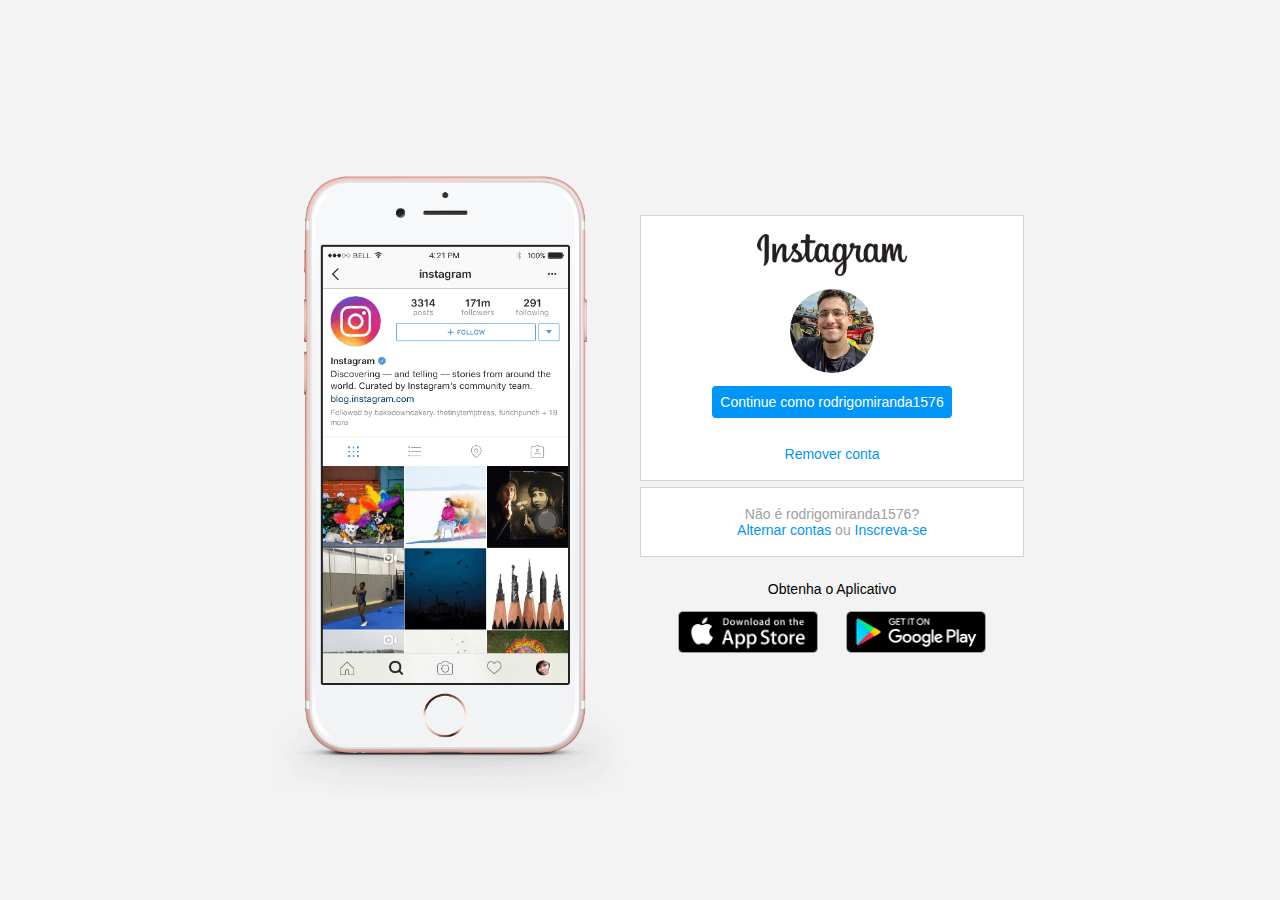
<file: Projete-LogginPage/index.html>
<!DOCTYPE html>
<html lang="pt-br">
<head>
    <meta charset="UTF-8">
    <meta http-equiv="X-UA-Compatible" content="IE=edge">
    <meta name="viewport" content="width=device-width, initial-scale=1.0">
    <title>Instagram</title>
    <link rel="shortcut icon" href="imagens/favicon-instagram.png" type="image/x-icon">
    <link rel="stylesheet" href="style.css">
</head>
<body>
    <div class="instagram-wrapper">
        <div class="instagram-phone">
            <img src="imagens/instagram-celular.png" alt="celular">
        </div>
        <div class="instagram-continue">
            <div class="group">
                <img src="imagens/instagram-logo.png" class="instagram-logo" alt="instagram logo">
                <div class="profile-photo">
                    <img src="imagens/ftperfil.jpeg" alt="foto de perfil">
                </div>
                <a href="#" class="instagram-login">Continue como rodrigomiranda1576</a>
                <a href="#" class="instagram-logout">Remover conta</a>
            </div>
            <div class="group">
                <p class="not-account">Não é rodrigomiranda1576?</p>
                <p class="not-account">
                    <span class="link-blue">Alternar contas</span>
                    ou
                    <span class="link-blue">Inscreva-se</span>
                </p>
            </div>
            <div class="get-the-app">
                <p class="get-app">Obtenha o Aplicativo</p>
                <div class="download">
                    <a href="#" class="app-download"><img src="imagens/apple-button.png" alt=""></a>
                    <a href="#" class="app-download2"><img src="imagens/googleplay-button.png" alt=""></a>
                </div>
            </div>
        </div>
    </div>
</body>
</html>
</file>
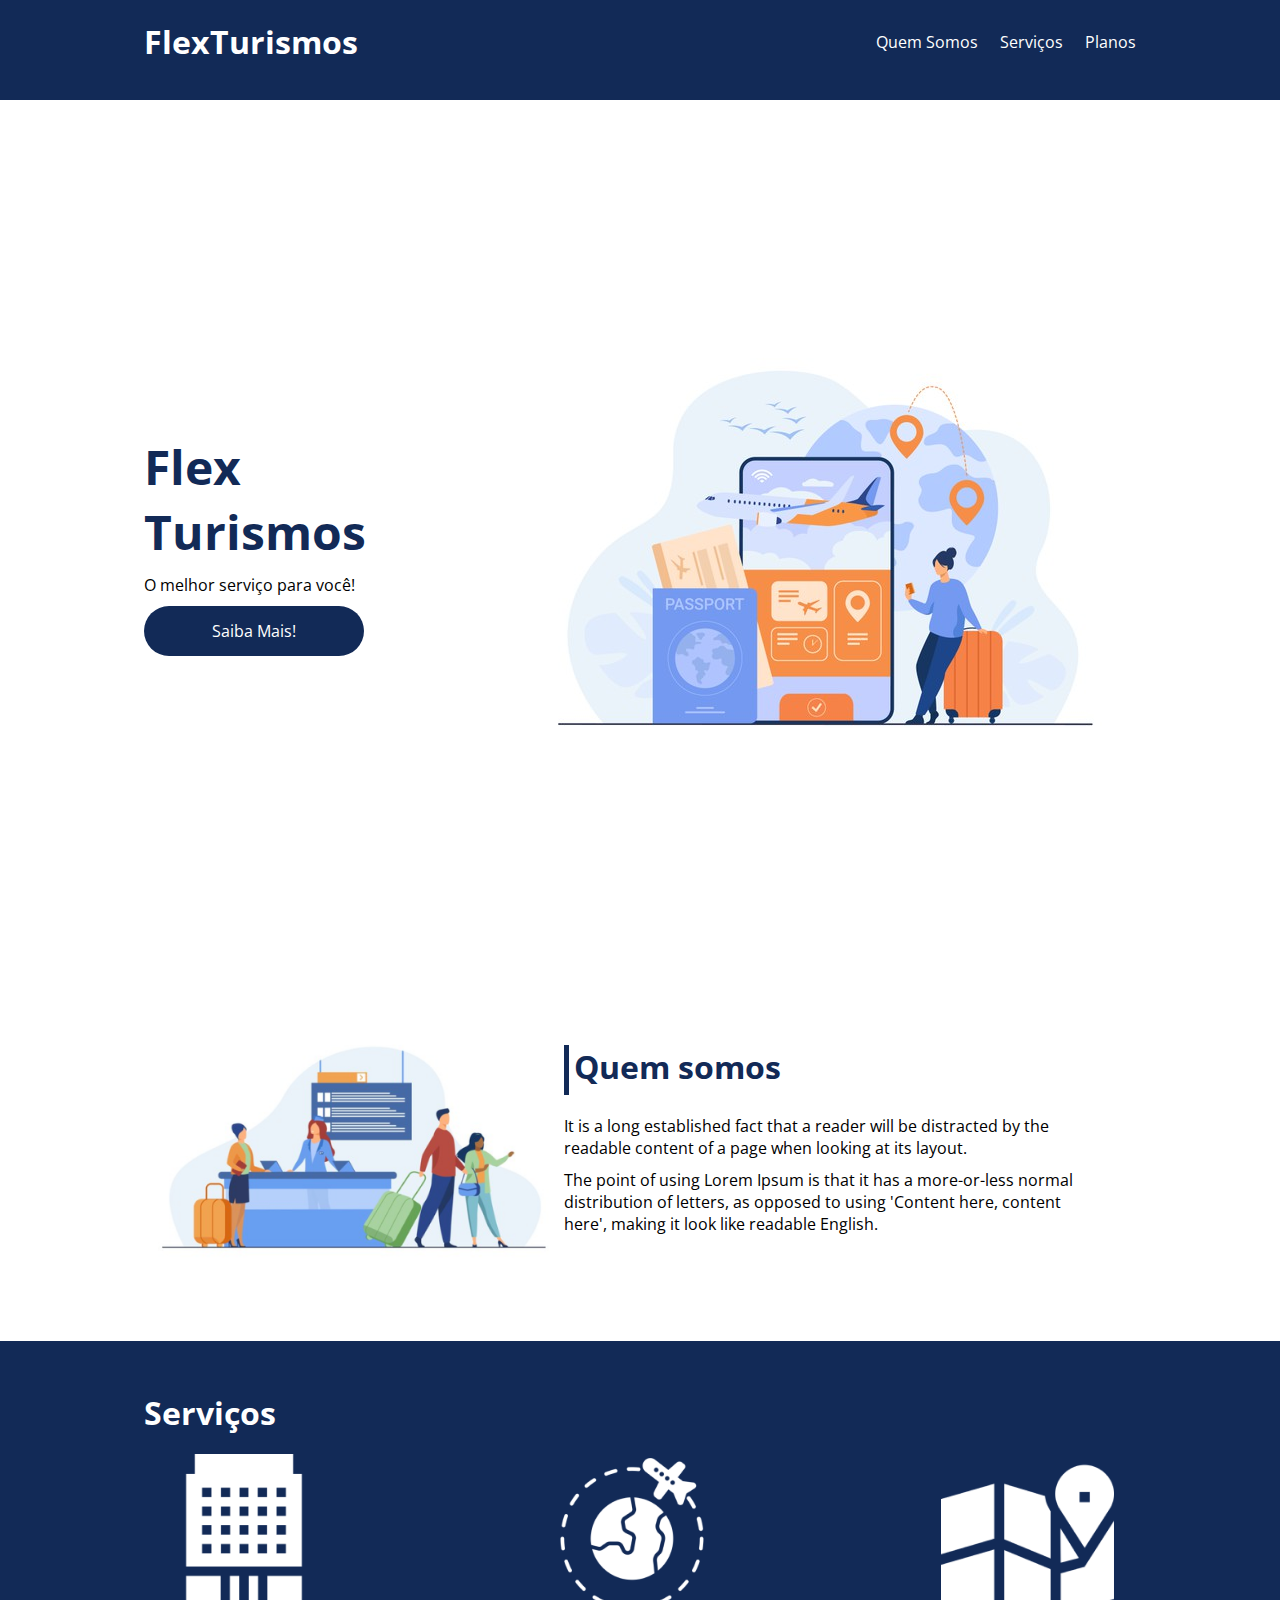
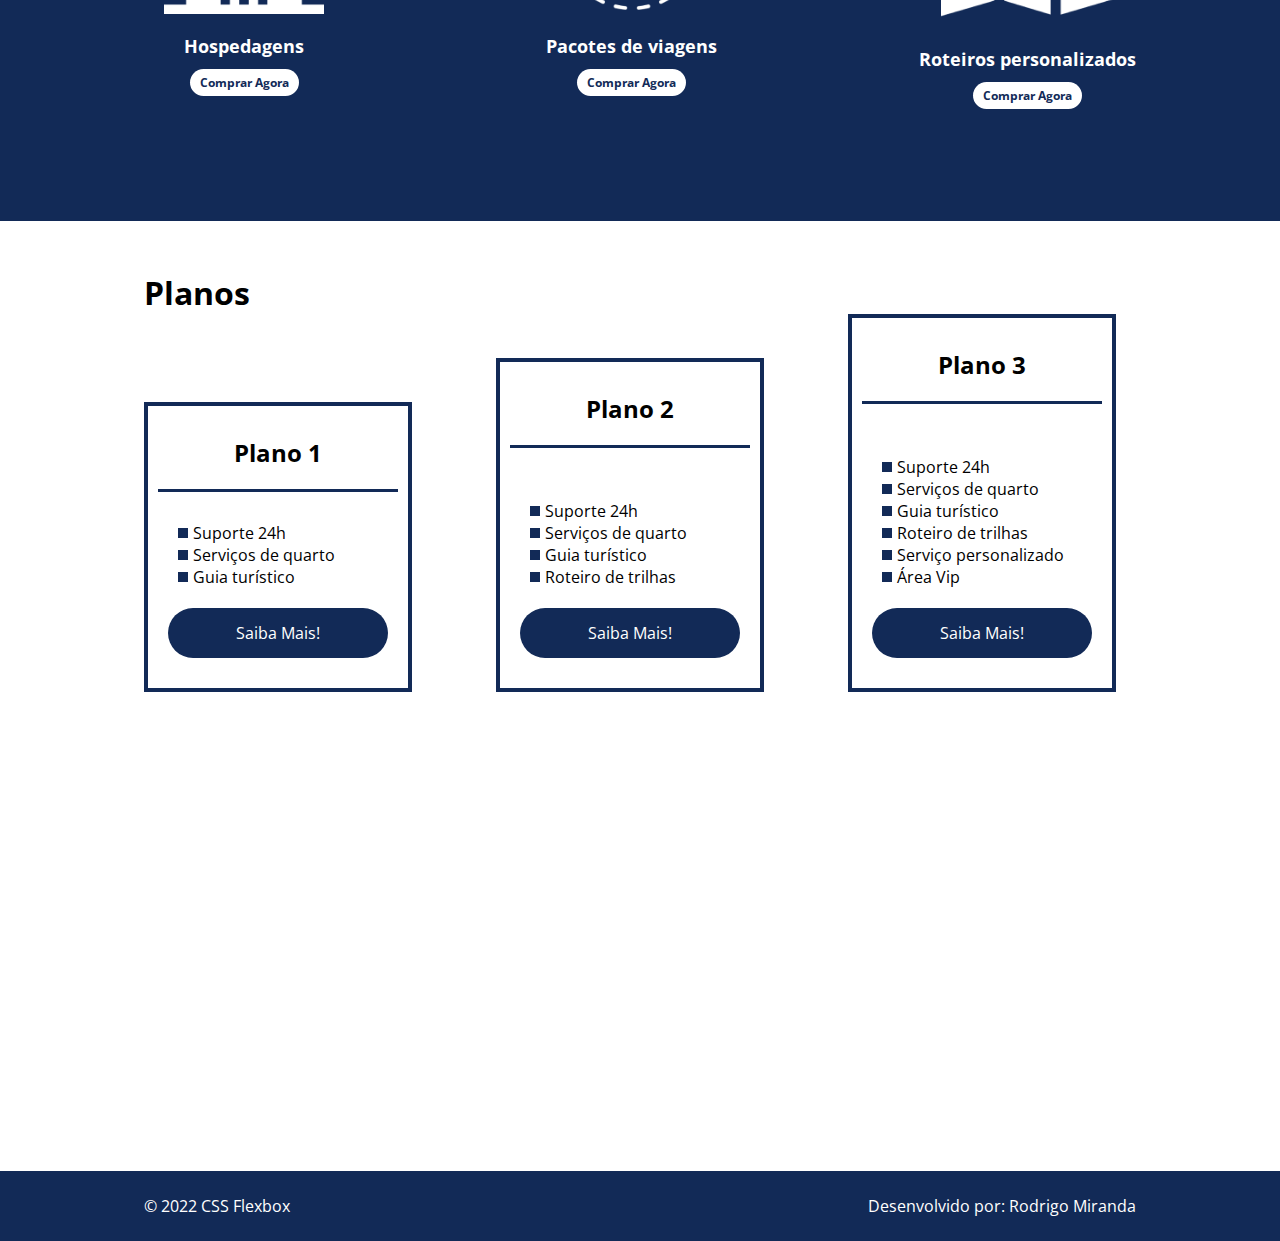
<file: Projeto-Flex-Turismo/index.html>
<!DOCTYPE html>
<html lang="pt-br">
<head>
    <meta charset="UTF-8">
    <meta name="viewport" content="width=device-width, initial-scale=1.0">
    <title>Flex Turismos</title>
    <link rel="stylesheet" href="style.css">
    <link rel="preconnect" href="https://fonts.googleapis.com">
    <link rel="preconnect" href="https://fonts.gstatic.com" crossorigin>
    <link href="https://fonts.googleapis.com/css2?family=Open+Sans:ital@0;1&display=swap" rel="stylesheet">
</head>
<body>
    <header>
        <div class="container menu">
            <h1>FlexTurismos</h1>
            <ul class="list-items">
                <li><a href="#quem-somos">Quem Somos</a></li>
                <li><a href="#servicos">Serviços</a></li>
                <li><a href="#planos">Planos</a></li>
            </ul>
        </div>
    </header>

    <div class="container apresentacao">
        <div class="texto-apresentacao">
            <h1>Flex <br>Turismos</h1>
            <p>O melhor serviço para você!</p>
            <a href="" class="btn">Saiba Mais!</a>
        </div>

        <div>
            <div><img src="./images/0-main.png" alt="banner de apresentação"></div>
        </div>
    </div>

    <div class="container" id="quem-somos">
        <div>
            <h2>Quem somos</h2>
            <p>It is a long established fact that a reader will be distracted by the readable content of a page when looking at its layout. </p>
            <p>The point of using Lorem Ipsum is that it has a more-or-less normal distribution of letters, as opposed to using 'Content here, content here', making it look like readable English.</p>
        </div>

        <div>
            <img src="./images/1-quem-somos.png" alt="balcão de atendimento">
        </div>
    </div>

    <div class="container-ext">
        <div class="container" id="servicos">
            <div>
                <h2>Serviços</h2>
            </div>

            <div class="list-servicos">
                <div class="item-servico">
                    <div><img src="./images/icon-2.png" alt="hospedagens"></div>
                    <p>Hospedagens</p>
                    <a href="#">Comprar Agora</a>
                </div>
                <div class="item-servico">
                   <div><img src="./images/icon-1.png" alt="pacote de viagens"></div>
                   <p>Pacotes de viagens</p>
                   <a href="#">Comprar Agora</a>
                </div>
                <div class="item-servico">
                    <div><img src="./images/icon-3.png" alt="roteiros personalizados"></div>
                    <p>Roteiros personalizados</p>
                    <a href="#">Comprar Agora</a>
                </div>
            </div>
        </div>
    </div>

    <div class="container" id="planos">

        <div><h2>Planos</h2></div>

            <div class="list-planos">
                <div class="item-plano">
                    <h3>Plano 1</h3>
                    <ul>
                        <li>Suporte 24h</li>
                        <li>Serviços de quarto</li>
                        <li>Guia turístico</li>
                    </ul>
                        <a href="#" class="btn">Saiba Mais!</a>
            </div>
    
            <div class="item-plano">
                <h3>Plano 2</h3>
                <br>
                    <ul>
                        <li>Suporte 24h</li>
                        <li>Serviços de quarto</li>
                        <li>Guia turístico</li>
                        <li>Roteiro de trilhas</li>
                    </ul>
                    <a href="#" class="btn">Saiba Mais!</a>
            </div>
    
            <div class="item-plano">
                <h3>Plano 3</h3>
                <br>
                    <ul>
                        <li>Suporte 24h</li>
                        <li>Serviços de quarto</li>
                        <li>Guia turístico</li>
                        <li>Roteiro de trilhas</li>
                        <li>Serviço personalizado</li>
                        <li>Área Vip</li>
                    </ul>
                    <a href="#" class="btn">Saiba Mais!</a>
            </div>
        </div>
    </div>

    <footer>
        <div class="container footer">
            <p>&copy; 2022 CSS Flexbox</p>
            <p>Desenvolvido por: Rodrigo Miranda</p>
        </div>
    </footer>
</body>
</html>
</file>
<file: Projete-LogginPage/style.css>
@charset "UTF-8";

* {
    padding: 0;
    margin: 0;
    box-sizing: border-box;
    text-decoration: none;
    font-family: sans-serif;
    font-size: 14px;
}

body {
    width: 100%;
    min-height: 100vh;
    background-color: rgb(243, 243, 243);
    margin: 0;
    padding: 0;
    display: flex;
    justify-content: center;
}

.instagram-wrapper {
    display: flex;
    align-items: center;
    justify-content: start;
    width: 60%;
    height: 100vh;
}

.instagram-phone {
    display: flex;
    align-items: center;
    justify-content: center;
    width: 50%;
}

.instagram-phone img {
    height: 50rem;
}

.instagram-continue {
    display: flex;
    align-items: center; /* horizontal */
    justify-content: space-around; /* vertical */
    flex-direction: column;
    width: 50%;
    min-height: 34rem;
}

.group {
    display: flex;
    justify-content: space-between;
    align-items: center;
    flex-direction: column;
    background-color: #ffffff;
    width: 100%;
    padding: 1.3rem 0;
    border: 1px solid lightgray;
}

.group:nth-child(1) {
    min-height: 19rem;
}

.instagram-logo {
    height: 3rem;
}

.profile-photo {
    display: flex;
    justify-content: center;
    align-items: center;
    border-radius: 50%;
    overflow: hidden;
}

.profile-photo img {
    height: 6rem;
}

.instagram-login {
    background-color: #0095f6;
    color: #ffffff;
    padding: 8px;
    border-radius: 4px;
}

.instagram-logout {
    color: #0095f6;
    margin-top: 1rem;
}

.not-account {
    color: rgb(160, 160, 160);
}

.link-blue {
    color: #0095f6;
}

.get-the-app {
    display: flex;
    flex-direction: column;
    align-items: center;
    justify-content: center;
    width: 100%;
    padding: 1.3rem 0;
}

.download {
    display: flex;
    width: 100%;
    justify-content: space-evenly;
    align-items: center;
    padding: 1rem;
}

.app-download {
    height: 3rem;
    width: 10rem;
    
}

.app-download2 {
    height: 3rem;
    width: 10rem;
    margin-left: 5px;
}

.app-download img{
    height: 3rem;
    width: 10rem;
}
.app-download2 img{
    height: 3rem;
    width: 10rem;
}

/* Media queries */

@media(max-width:1024px) {
    .instagram-wrapper{
        width: 90%;
    }
}

@media(max-width:650px){
    body{
        background-color: #ffffff;
    }

    .instagram-wrapper{
        width: 90%;
    }

    .instagram-phone{
        display: none;
    }

    .instagram-continue{
        width: 100%;
    }

    .group{
        border: 1px solid transparent;
    }
}
</file>
<file: Projeto-Flex-Turismo/style.css>
@charset "UTF-8";

*{
    margin: 0;
    padding: 0;
    font-family:'Open Sans',sans-serif;
}

ul{
    list-style: none;
    margin: 0;
    padding: 0;
}

ul li a{
    text-decoration: none;
}

div img{
    display: block;
    width: 100%;
}

.container{
    display: flex;
    max-width: 992px;
    margin: auto;
    width: 100%;
    min-width: 320px;
}

header{
    background-color: #122a57;
    height: 100px;
    display: flex;
    align-items: center;
    color: rgb(255, 255, 255);
}

header .list-items{
    display: flex;
    max-width: 260px;
    width: 100%;
    justify-content: space-between;
    align-items: center;
}

.list-items li a{
    color: #fff;
}

header .menu{
    margin-top: 20px;
    justify-content: space-between;
}

.apresentacao{
    height: 100vh;
    align-items: center;
    justify-content: space-between;
}

.apresentacao .texto-apresentacao{
    min-height: 200px;
}

header .menu a:hover{
    padding: 5px;
    border-radius: 4px;
    box-shadow:0px 7px 7px rgba(0, 0, 0, 0.363);
    background-color: #1b3e80;
    color: #fff;
    transition-duration: 0.3s;
}

.apresentacao .texto-apresentacao h1{
    color: #122a57;
    font-size: 48px;
    margin-bottom: 10px;
}

.btn{
    background-color: #122a57;
    display: block;
    color: #fff;
    text-align: center;
    border-radius: 30px;
    width: 220px;
    text-decoration: none;
    height: 50px;
    line-height: 50px;
    margin-top: 10px;
    margin-bottom: 10px;
}

.btn:hover{
    background-color: #1b3e80;
    color: #fff;
    transition-duration: 0.3s;
}

#quem-somos{
    flex-direction: row-reverse;
    align-items: center;
    justify-content: space-between;
    margin-bottom: 50px;
}

#quem-somos h2{
    font-size: 32px;
    color: #122a57;
    display: flex;
    margin-bottom: 20px;
}

#quem-somos h2::before{
    content: "";
    height: 50px;
    width: 5px;
    margin-right: 5px;
    background-color: #122a57;
    position: relative;
}

#quem-somos p{
    margin-bottom: 10px;
    width: 90%;
}

#quem-somos img{
    min-width: 420px;
}

.container-ext{
    background-color: #122a57;
    width: 100%;
}

#servicos{
    flex-direction: column;
    padding-top: 50px;
    padding-bottom: 100px;
}

#servicos h2{
    color: #fff;
    font-size: 32px;
    margin-bottom: 20px;
}

.list-servicos{
    display: flex;
    justify-content: space-between; 
}

.list-servicos .item-servico{
    text-align: center;
}

.item-servico a{
    width: 220px;
    background-color: #fff;
    border-radius: 30px;
    height: 50px;
    text-align: center;
    margin-top: 20px;
    line-height: 50px;
    padding: 5px 10px;
    color: #122a57;
    font-size: 12px;
    text-decoration: none;
    font-weight: 700;
}

.item-servico a:hover{
    background-color: #1b3e80;
    color: #fff;
    transition-duration: 0.3s;
}

.item-servico p{
    font-weight: 700;
    font-size: 18px;
    color: #fff;
    margin-top: 20px;
}

.item-servico img{
    width: 80%;
    margin: auto;
}

#planos{
    flex-direction: column;
    min-height: 100vh;
    padding-top: 50px;
}

#planos h2{
    font-size: 32px;
}

.list-planos{
    display: flex;
    align-items: flex-end;
    justify-content: space-between;
}

.item-plano{
    flex: 1;
    border: 4px solid #122a57;
    margin-right: 20px;
    padding: 10px;
    max-width: 240px;
}

.item-plano .btn{
    margin: auto;
    margin-bottom: 20px;
}

.item-plano h3{
    font-size: 24px;
    display: flex;
    flex-direction: column;
    text-align: center;
    margin-top: 20px; 
}

.item-plano h3::after{
    content: "";
    background-color: #122a57;
    width: 100%;
    height: 3px;
    margin-top: 20px;
    margin-bottom: 20px;
}

.item-plano ul{
    padding: 10px 20px;
    display: flex;
    flex-direction: column;
    margin-bottom: 10px;
}

.item-plano ul li{
    display: flex;
    flex-wrap: nowrap;
    align-items: center;
}

.item-plano ul li::before{
   content: "";
   width: 10px;
   height: 10px;
   margin-right: 5px;
   background-color: #122a57;
}

footer{
    background-color: #122a57;
    height: 70px;
    display: flex;
    align-items: center;
}

footer .footer{
    justify-content: space-between;
    color: #fff;
}


/*mobile*/
@media(max-width:992px){
    .container{
        flex-direction: column;
        text-align: center;
    }

    header h1{
        margin-bottom: 5px;
    }

    .apresentacao{
        flex-direction: column-reverse;
    }

    .apresentacao .texto-apresentacao{
        width: 100%;
    }

    .apresentacao img{
        margin-top: 60px;
    }
    
    #quem-somos{
        flex-direction: column-reverse;
    }

    #quem-somos p{
        margin:auto;
    }

    #quem-somos img{
        min-width: 320px;
        margin: auto;
    }

    .list-servicos{
        flex-direction: column;
    }

    .item-servico img{
        width: 50%;
        margin: auto;
    }
    
    .list-planos{
        flex-direction: column;
        align-items: flex-start;
        margin-bottom: 20px;
    }

    .list-planos .item-plano{
        max-width: 90%;
        margin: auto;
        width: 100%;
        margin-bottom: 20px;
    }

    #planos h2{
        margin-bottom: 10px;
    }

    .apresentacao .texto-apresentacao .btn{
        margin: auto;
    }

}
</file>
